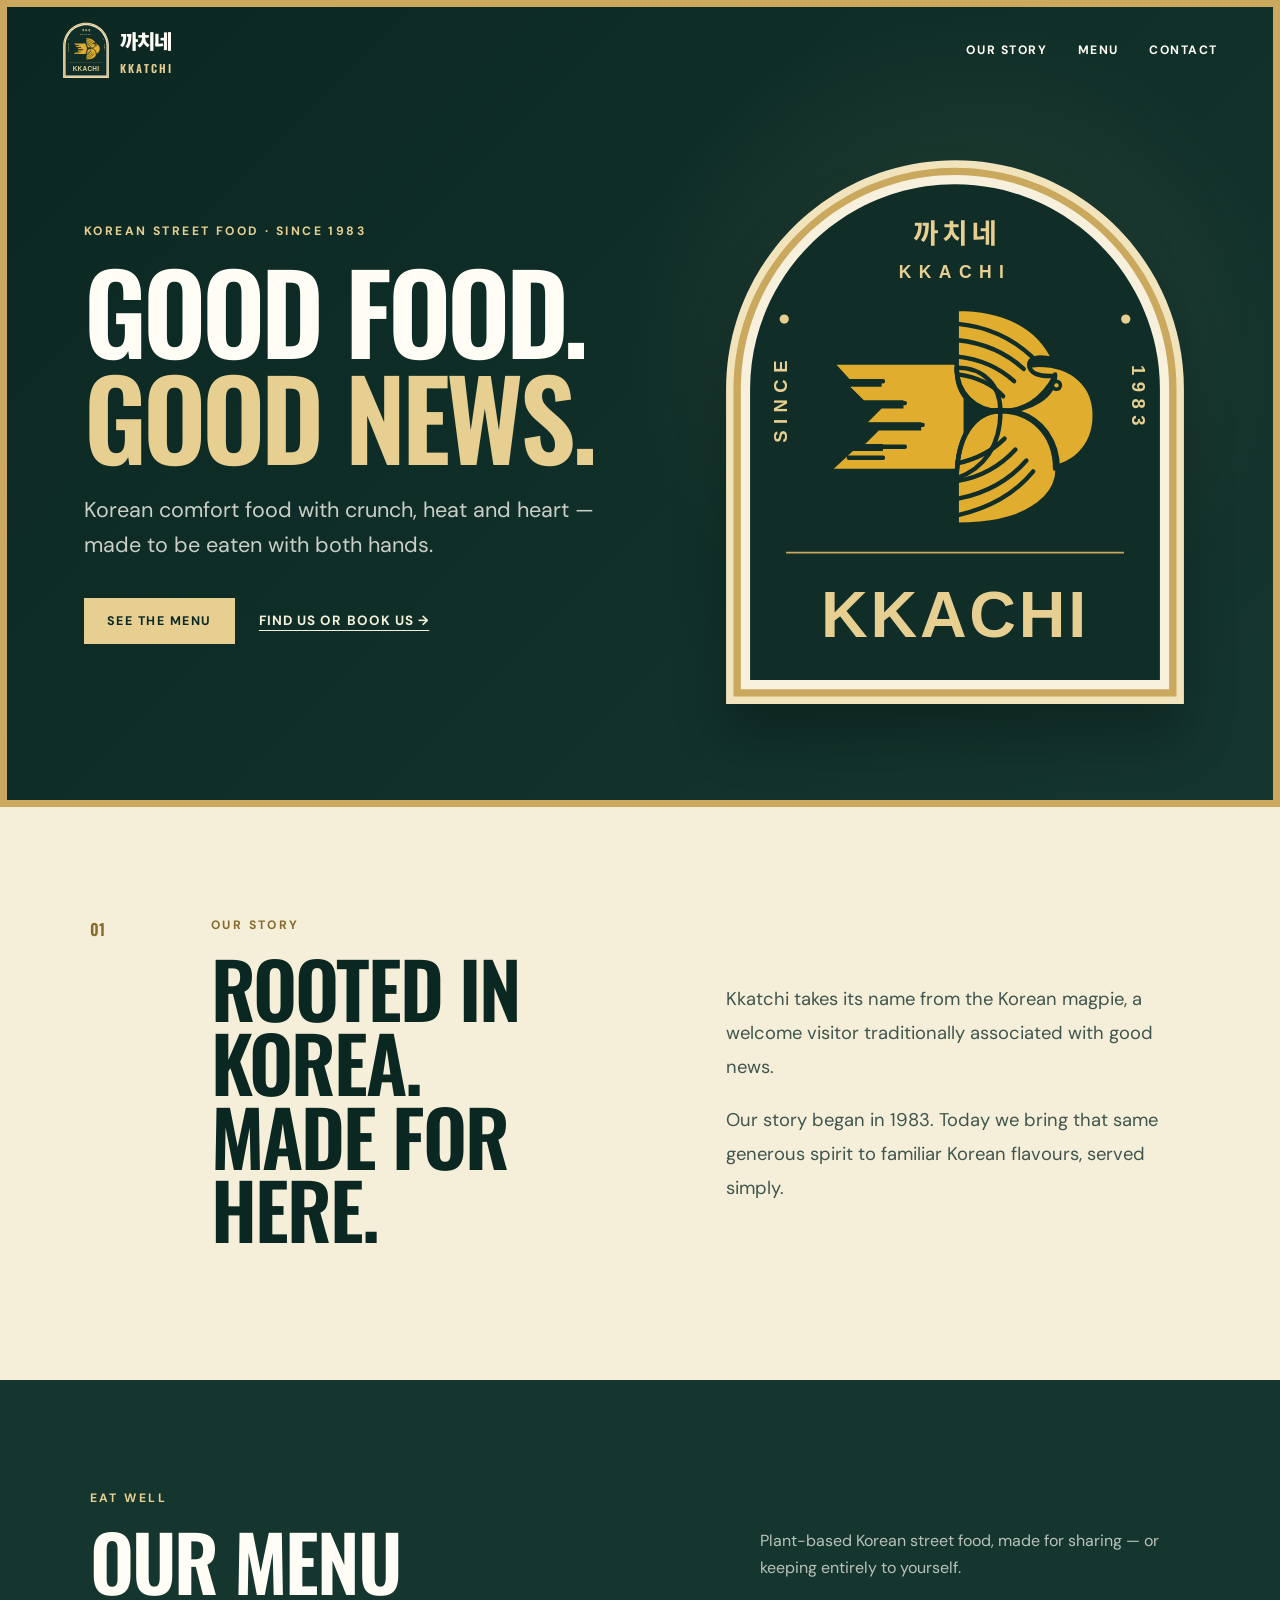
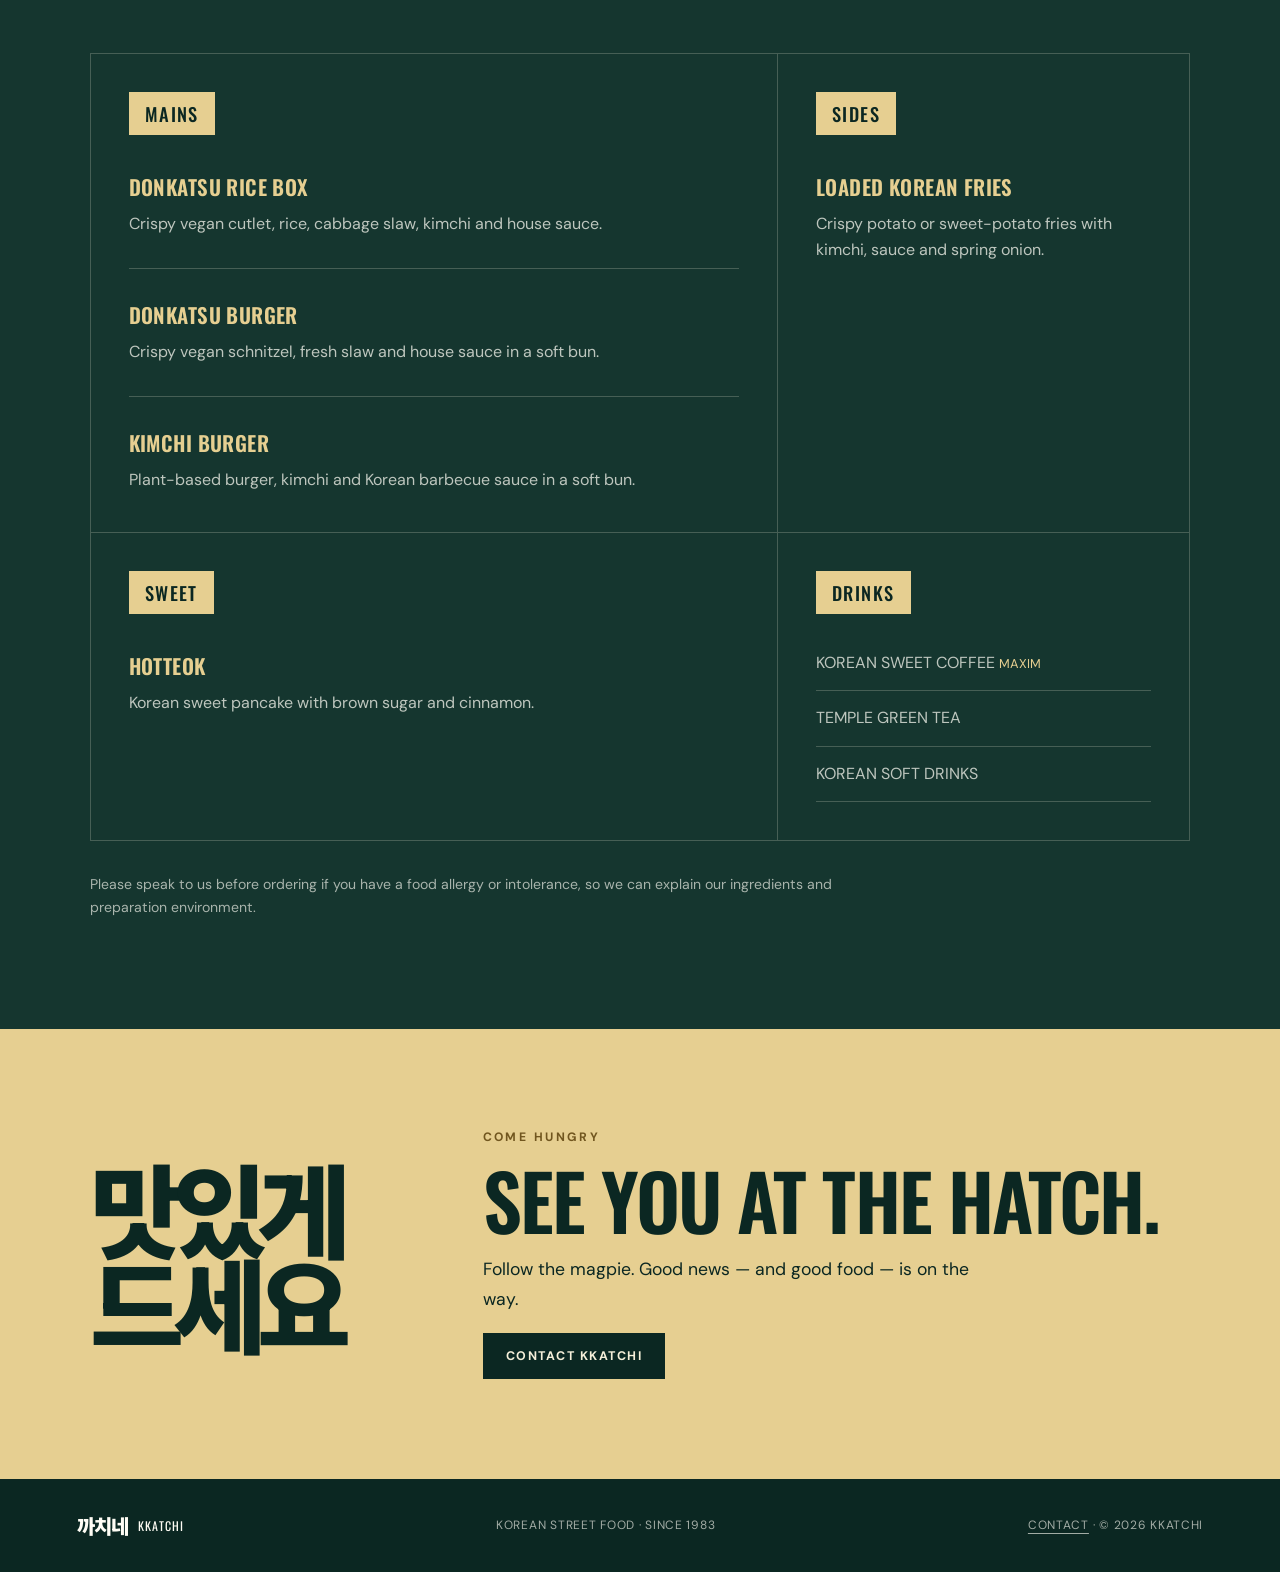
<file: index.html>
<!doctype html>
<html lang="en-GB">
<head>
  <meta charset="utf-8">
  <meta name="viewport" content="width=device-width, initial-scale=1">
  <meta name="description" content="Kkatchi Korean street food — bold plant-based flavours, generous food, since 1983.">
  <meta name="theme-color" content="#102d28">
  <title>Kkatchi | Korean Street Food Since 1983</title>
  <link rel="icon" type="image/svg+xml" href="kkatchi-mark-v4.svg">
  <link rel="stylesheet" href="styles.css">
</head>
<body>
  <a class="skip-link" href="#main">Skip to content</a>
  <header class="site-header">
    <a class="brand" href="index.html" aria-label="Kkatchi home">
      <img src="kkatchi-mark-v4.svg" alt="">
      <span><b lang="ko">까치네</b><small>KKATCHI</small></span>
    </a>
    <nav aria-label="Main navigation">
      <a href="#story">Our story</a>
      <a href="#menu">Menu</a>
      <a href="contact.html">Contact</a>
    </nav>
  </header>

  <main id="main">
    <section class="hero" id="top">
      <div class="hero-copy">
        <p class="eyebrow">Korean street food · Since 1983</p>
        <h1>Good food.<br><em>Good news.</em></h1>
        <p class="intro">Korean comfort food with crunch, heat and heart — made to be eaten with both hands.</p>
        <div class="actions">
          <a class="button" href="#menu">See the menu</a>
          <a class="text-link" href="contact.html">Find us or book us →</a>
        </div>
      </div>
      <div class="badge-wrap">
        <img class="badge" src="kkatchi-mark-v4.svg" alt="Kkachi badge: the original geometric magpie, 까치네, since 1983">
      </div>
    </section>

    <section class="story" id="story">
      <p class="section-number">01</p>
      <div>
        <p class="eyebrow">Our story</p>
        <h2>Rooted in Korea.<br>Made for here.</h2>
      </div>
      <div class="story-copy">
        <p>Kkatchi takes its name from the Korean magpie, a welcome visitor traditionally associated with good news.</p>
        <p>Our story began in 1983. Today we bring that same generous spirit to familiar Korean flavours, served simply.</p>
      </div>
    </section>

    <section class="menu" id="menu">
      <div class="menu-heading">
        <div>
          <p class="eyebrow">Eat well</p>
          <h2>Our menu</h2>
        </div>
        <p>Plant-based Korean street food, made for sharing — or keeping entirely to yourself.</p>
      </div>
      <div class="menu-grid">
        <article class="menu-group mains">
          <h3>Mains</h3>
          <div class="dish"><h4>Donkatsu Rice Box</h4><p>Crispy vegan cutlet, rice, cabbage slaw, kimchi and house sauce.</p></div>
          <div class="dish"><h4>Donkatsu Burger</h4><p>Crispy vegan schnitzel, fresh slaw and house sauce in a soft bun.</p></div>
          <div class="dish"><h4>Kimchi Burger</h4><p>Plant-based burger, kimchi and Korean barbecue sauce in a soft bun.</p></div>
        </article>
        <article class="menu-group sides">
          <h3>Sides</h3>
          <div class="dish"><h4>Loaded Korean Fries</h4><p>Crispy potato or sweet-potato fries with kimchi, sauce and spring onion.</p></div>
        </article>
        <article class="menu-group sweet">
          <h3>Sweet</h3>
          <div class="dish"><h4>Hotteok</h4><p>Korean sweet pancake with brown sugar and cinnamon.</p></div>
        </article>
        <article class="menu-group drinks">
          <h3>Drinks</h3>
          <ul>
            <li>Korean sweet coffee <span>Maxim</span></li>
            <li>Temple green tea</li>
            <li>Korean soft drinks</li>
          </ul>
        </article>
      </div>
      <p class="allergen-note">Please speak to us before ordering if you have a food allergy or intolerance, so we can explain our ingredients and preparation environment.</p>
    </section>

    <section class="closing">
      <div class="closing-mark" lang="ko">맛있게<br>드세요</div>
      <div>
        <p class="eyebrow">Come hungry</p>
        <h2>See you at the hatch.</h2>
        <p>Follow the magpie. Good news — and good food — is on the way.</p>
        <a class="button button-dark" href="contact.html">Contact Kkatchi</a>
      </div>
    </section>
  </main>

  <footer>
    <a class="footer-brand" href="index.html"><span lang="ko">까치네</span> KKATCHI</a>
    <p>Korean street food · Since 1983</p>
    <p><a href="contact.html">Contact</a> · © 2026 Kkatchi</p>
  </footer>
</body>
</html>
</file>
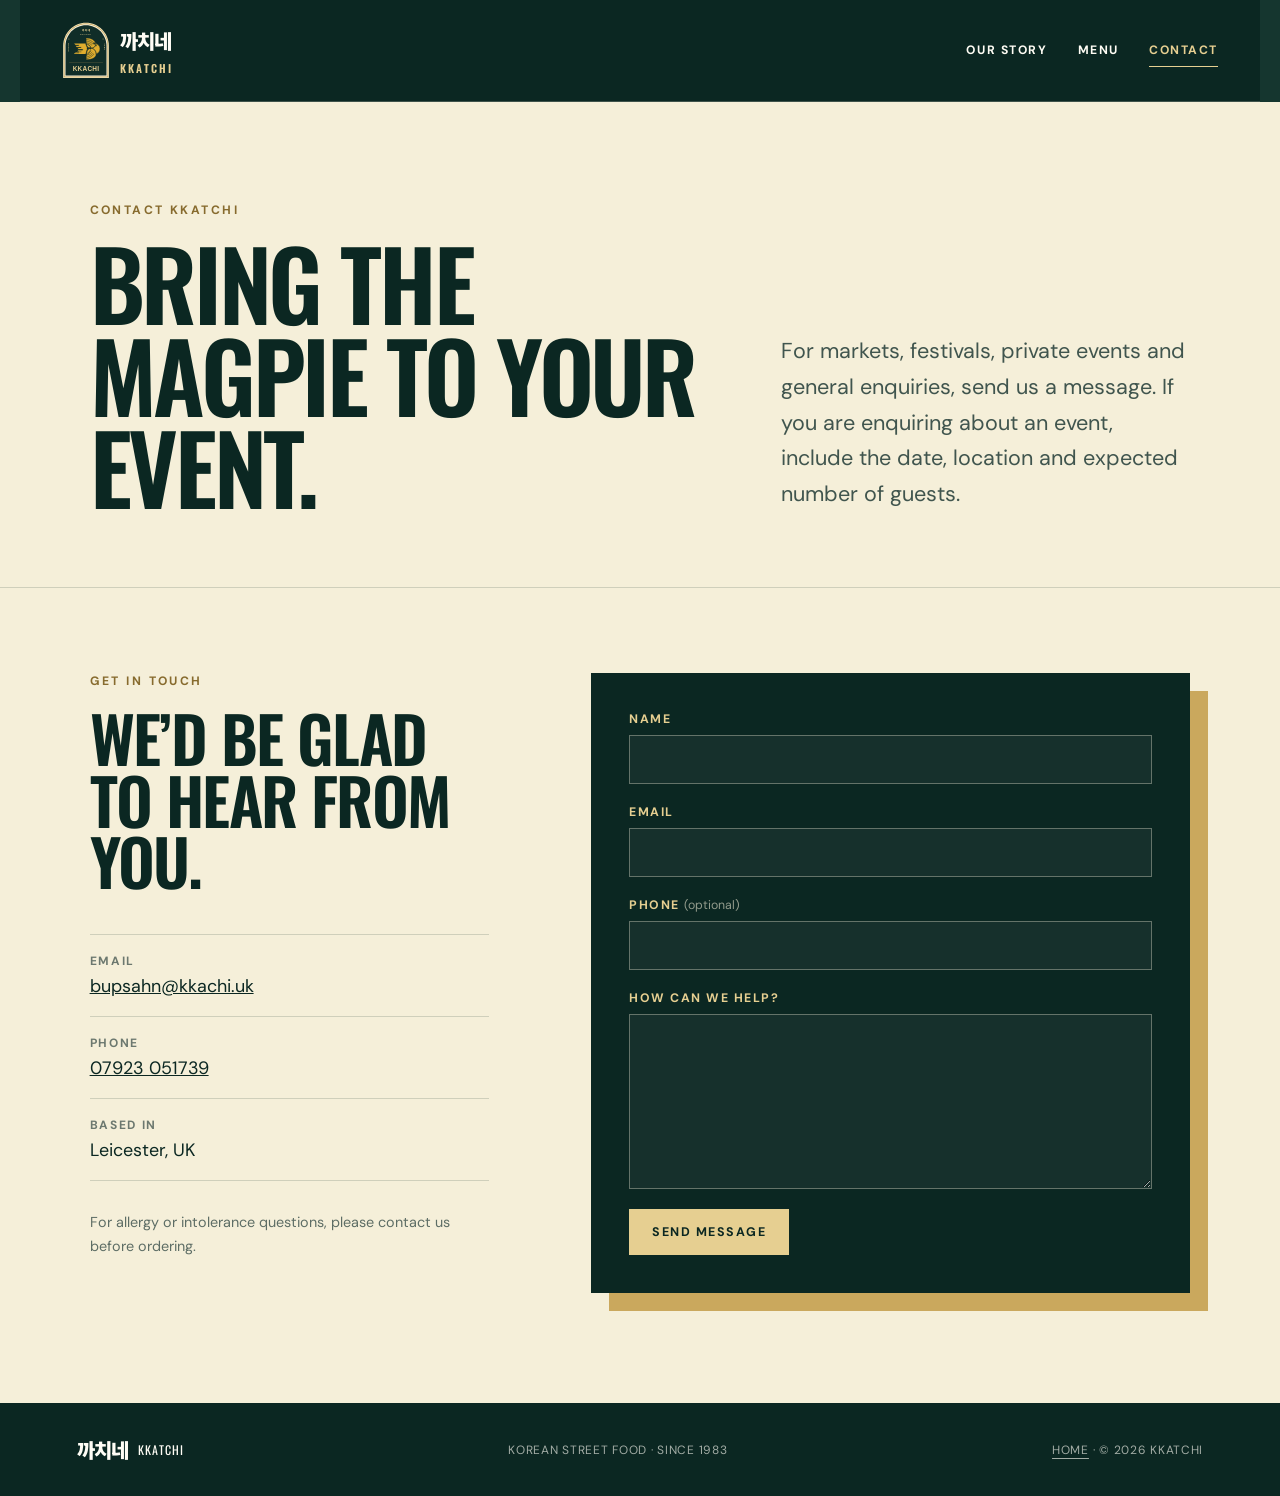
<file: contact.html>
<!doctype html>
<html lang="en-GB">
<head>
  <meta charset="utf-8">
  <meta name="viewport" content="width=device-width, initial-scale=1">
  <meta name="description" content="Contact Kkatchi about markets, festivals, private events and Korean street food in Leicester.">
  <meta name="theme-color" content="#102d28">
  <title>Contact | Kkatchi Korean Street Food</title>
  <link rel="icon" type="image/svg+xml" href="kkatchi-mark-v4.svg">
  <link rel="stylesheet" href="styles.css">
</head>
<body>
  <a class="skip-link" href="#main">Skip to content</a>
  <header class="site-header page-header">
    <a class="brand" href="index.html" aria-label="Kkatchi home">
      <img src="kkatchi-mark-v4.svg" alt="">
      <span><b lang="ko">까치네</b><small>KKATCHI</small></span>
    </a>
    <nav aria-label="Main navigation">
      <a href="index.html#story">Our story</a>
      <a href="index.html#menu">Menu</a>
      <a href="contact.html" aria-current="page">Contact</a>
    </nav>
  </header>

  <main id="main" class="contact-main">
    <section class="contact-intro">
      <div>
        <p class="eyebrow">Contact Kkatchi</p>
        <h1>Bring the magpie to your event.</h1>
      </div>
      <p class="intro">For markets, festivals, private events and general enquiries, send us a message. If you are enquiring about an event, include the date, location and expected number of guests.</p>
    </section>

    <section class="contact-grid">
      <div class="contact-details">
        <p class="eyebrow">Get in touch</p>
        <h2>We’d be glad to hear from you.</h2>
        <dl>
          <div><dt>Email</dt><dd><a href="mailto:bupsahn@kkachi.uk">bupsahn@kkachi.uk</a></dd></div>
          <div><dt>Phone</dt><dd><a href="tel:+447923051739">07923 051739</a></dd></div>
          <div><dt>Based in</dt><dd>Leicester, UK</dd></div>
        </dl>
        <p class="small-note">For allergy or intolerance questions, please contact us before ordering.</p>
      </div>

      <form class="contact-form" action="https://formspree.io/f/xqpkbvng" method="POST">
        <input type="hidden" name="_subject" value="Kkatchi website enquiry">
        <div class="field"><label for="name">Name</label><input id="name" name="name" autocomplete="name" required></div>
        <div class="field"><label for="email">Email</label><input id="email" type="email" name="email" autocomplete="email" required></div>
        <div class="field"><label for="phone">Phone <span>(optional)</span></label><input id="phone" type="tel" name="phone" autocomplete="tel"></div>
        <div class="field"><label for="message">How can we help?</label><textarea id="message" name="message" rows="7" required></textarea></div>
        <button class="button" type="submit">Send message</button>
      </form>
    </section>
  </main>

  <footer>
    <a class="footer-brand" href="index.html"><span lang="ko">까치네</span> KKATCHI</a>
    <p>Korean street food · Since 1983</p>
    <p><a href="index.html">Home</a> · © 2026 Kkatchi</p>
  </footer>
</body>
</html>
</file>
<file: styles.css>
@import url('https://fonts.googleapis.com/css2?family=DM+Sans:wght@400;500;600;700&family=Noto+Sans+KR:wght@700;900&family=Oswald:wght@500;600&display=swap');

:root {
  --ink: #15362f;
  --ink-deep: #0b2722;
  --cream: #f5efd9;
  --cream-deep: #e8d7a5;
  --gold: #caa85d;
  --gold-light: #e6cf91;
  --white: #fffdf5;
  --line: rgba(245, 239, 217, .22);
}

* { box-sizing: border-box; }
html { scroll-behavior: smooth; }
body { margin: 0; color: var(--white); background: var(--ink); font-family: "DM Sans", sans-serif; }
a { color: inherit; }
.skip-link { position: absolute; left: -9999px; top: 0; z-index: 20; padding: 12px 18px; color: var(--ink-deep); background: var(--cream); }
.skip-link:focus { left: 12px; top: 12px; }

.site-header { position: absolute; z-index: 2; inset: 0 0 auto; max-width: 1240px; margin: auto; padding: 22px 42px; display: flex; align-items: center; justify-content: space-between; }
.site-header.page-header { position: relative; border-bottom: 1px solid var(--line); background: var(--ink-deep); }
.brand, .footer-brand { display: flex; align-items: center; gap: 10px; text-decoration: none; font-family: Oswald, sans-serif; letter-spacing: .08em; }
.brand img { width: 48px; height: 57px; object-fit: contain; }
.brand > span { display: grid; line-height: 1; }
.brand b, .footer-brand span { font: 900 1.25rem "Noto Sans KR", sans-serif; letter-spacing: -.05em; }
.brand small { margin-top: 5px; color: var(--gold-light); font: 600 .69rem Oswald, sans-serif; letter-spacing: .18em; }
nav { display: flex; gap: 30px; }
nav a { padding: 8px 0; text-decoration: none; font-size: .76rem; font-weight: 700; letter-spacing: .13em; text-transform: uppercase; border-bottom: 1px solid transparent; }
nav a:hover, nav a[aria-current="page"] { color: var(--gold-light); border-color: currentColor; }

.hero { min-height: 760px; padding: 145px max(6vw, 42px) 85px; display: grid; grid-template-columns: 1.08fr .92fr; align-items: center; gap: 5vw; overflow: hidden; background: radial-gradient(circle at 75% 42%, rgba(230,207,145,.1), transparent 31%), linear-gradient(135deg, var(--ink-deep), var(--ink)); border: 7px solid var(--gold); }
.hero-copy { max-width: 690px; }
.eyebrow { margin: 0 0 18px; color: var(--gold-light); font-size: .76rem; font-weight: 700; letter-spacing: .2em; text-transform: uppercase; }
h1, h2, h3, h4, p { margin-top: 0; }
h1, h2 { margin-bottom: 24px; font-family: Oswald, sans-serif; font-weight: 600; text-transform: uppercase; line-height: .96; }
h1 { font-size: clamp(4.2rem, 8.6vw, 8.4rem); letter-spacing: -.035em; }
h1 em { color: var(--gold-light); font-style: normal; }
h2 { font-size: clamp(3rem, 6vw, 5.8rem); letter-spacing: -.025em; }
.intro { max-width: 560px; margin-bottom: 34px; color: rgba(255,253,245,.78); font-size: clamp(1.05rem, 1.8vw, 1.35rem); line-height: 1.65; }
.actions { display: flex; align-items: center; gap: 24px; flex-wrap: wrap; }
.button { display: inline-block; border: 0; padding: 15px 23px; color: var(--ink-deep); background: var(--gold-light); text-decoration: none; text-transform: uppercase; font: 700 .78rem "DM Sans", sans-serif; letter-spacing: .12em; cursor: pointer; transition: transform .2s ease, background .2s ease; }
.button:hover { background: var(--cream); transform: translateY(-2px); }
.button-dark { color: var(--cream); background: var(--ink-deep); }
.button-dark:hover { color: var(--ink-deep); background: var(--white); }
.text-link { color: var(--cream); font-size: .84rem; font-weight: 700; letter-spacing: .08em; text-transform: uppercase; text-underline-offset: 5px; }
.badge-wrap { width: min(100%, 480px); justify-self: center; filter: drop-shadow(0 35px 25px rgba(0,0,0,.24)); }
.badge { display: block; width: 100%; }

.story { padding: 110px max(7vw, 42px); display: grid; grid-template-columns: 70px 1fr 1fr; gap: 4vw; color: var(--ink-deep); background: var(--cream); }
.story .eyebrow, .section-number { color: #876b2e; }
.section-number { font: 600 1rem Oswald, sans-serif; }
.story-copy { align-self: center; max-width: 560px; color: #40554e; font-size: 1.15rem; line-height: 1.85; }
.story-copy p:last-child { margin-bottom: 0; }

.menu { padding: 110px max(7vw, 42px); }
.menu-heading { display: flex; justify-content: space-between; align-items: end; gap: 50px; margin-bottom: 55px; }
.menu-heading h2 { margin: 0; }
.menu-heading > p { max-width: 430px; color: rgba(255,253,245,.7); line-height: 1.7; }
.menu-grid { display: grid; grid-template-columns: 1.25fr .75fr; border-top: 1px solid var(--line); border-left: 1px solid var(--line); }
.menu-group { padding: 38px; border-right: 1px solid var(--line); border-bottom: 1px solid var(--line); }
.menu-group h3 { display: inline-block; margin-bottom: 36px; padding: 8px 16px; color: var(--ink-deep); background: var(--gold-light); font: 500 1.15rem Oswald, sans-serif; letter-spacing: .08em; text-transform: uppercase; }
.dish + .dish { margin-top: 31px; padding-top: 30px; border-top: 1px solid var(--line); }
.dish h4 { margin-bottom: 9px; color: var(--gold-light); font: 600 1.3rem Oswald, sans-serif; letter-spacing: .02em; text-transform: uppercase; }
.dish p, .drinks li { margin-bottom: 0; color: rgba(255,253,245,.72); line-height: 1.65; }
.drinks ul { list-style: none; margin: 0; padding: 0; }
.drinks li { padding: 14px 0; border-bottom: 1px solid var(--line); text-transform: uppercase; }
.drinks li:first-child { padding-top: 0; }
.drinks span { color: var(--gold-light); font-size: .8rem; }
.allergen-note { max-width: 780px; margin: 32px 0 0; color: rgba(255,253,245,.63); font-size: .88rem; line-height: 1.65; }

.closing { padding: 100px max(7vw, 42px); display: grid; grid-template-columns: minmax(180px, .6fr) 1.4fr; align-items: center; gap: 7vw; color: var(--ink-deep); background: var(--gold-light); }
.closing-mark { font: 900 clamp(3.4rem, 8vw, 7.5rem)/.93 "Noto Sans KR", sans-serif; letter-spacing: -.1em; }
.closing .eyebrow { color: #71561f; }
.closing h2 { margin-bottom: 18px; }
.closing p:not(.eyebrow) { max-width: 500px; font-size: 1.1rem; line-height: 1.7; }

.contact-main { background: var(--cream); color: var(--ink-deep); }
.contact-intro { padding: 100px max(7vw, 42px) 75px; display: grid; grid-template-columns: 1.2fr .8fr; gap: 6vw; align-items: end; border-bottom: 1px solid rgba(11,39,34,.16); }
.contact-intro .eyebrow, .contact-grid .eyebrow { color: #876b2e; }
.contact-intro h1 { max-width: 900px; margin-bottom: 0; font-size: clamp(3.7rem, 7.5vw, 7rem); }
.contact-intro .intro { margin: 0; color: #40554e; }
.contact-grid { padding: 85px max(7vw, 42px) 110px; display: grid; grid-template-columns: .8fr 1.2fr; gap: 8vw; align-items: start; }
.contact-details h2 { font-size: clamp(2.6rem, 5vw, 4.5rem); }
.contact-details dl { margin: 42px 0 30px; }
.contact-details dl div { padding: 18px 0; border-top: 1px solid rgba(11,39,34,.16); }
.contact-details dl div:last-child { border-bottom: 1px solid rgba(11,39,34,.16); }
.contact-details dt { margin-bottom: 5px; color: #6c786f; font-size: .75rem; font-weight: 700; letter-spacing: .14em; text-transform: uppercase; }
.contact-details dd { margin: 0; font-size: 1.12rem; }
.small-note { color: #5d6d65; font-size: .9rem; line-height: 1.65; }
.contact-form { padding: 38px; color: var(--cream); background: var(--ink-deep); box-shadow: 18px 18px 0 var(--gold); }
.field { display: grid; gap: 8px; margin-bottom: 20px; }
.field label { color: var(--gold-light); font-size: .77rem; font-weight: 700; letter-spacing: .12em; text-transform: uppercase; }
.field label span { color: rgba(245,239,217,.58); font-weight: 400; text-transform: none; letter-spacing: 0; }
.field input, .field textarea { width: 100%; border: 1px solid rgba(245,239,217,.35); border-radius: 0; padding: 13px 14px; color: var(--cream); background: rgba(255,255,255,.045); font: inherit; }
.field textarea { resize: vertical; }
.field input:focus, .field textarea:focus { outline: 3px solid rgba(230,207,145,.25); border-color: var(--gold-light); }

footer { padding: 32px max(6vw, 42px); display: flex; justify-content: space-between; align-items: center; gap: 24px; background: var(--ink-deep); color: rgba(255,253,245,.62); font-size: .75rem; letter-spacing: .06em; text-transform: uppercase; }
footer p { margin: 0; }
footer a { text-underline-offset: 4px; }
.footer-brand { color: var(--white); text-decoration: none; }

@media (max-width: 780px) {
  .site-header { padding: 18px 25px; }
  nav { gap: 16px; }
  nav a { font-size: .68rem; }
  nav a:first-child { display: none; }
  .brand img { width: 40px; height: 48px; }
  .hero { min-height: auto; padding: 125px 25px 65px; grid-template-columns: 1fr; border-width: 5px; }
  h1 { font-size: clamp(3.8rem, 18vw, 6rem); }
  .badge-wrap { width: min(88%, 390px); margin-top: 20px; }
  .story { padding: 80px 25px; grid-template-columns: 42px 1fr; }
  .story-copy { grid-column: 2; }
  .menu { padding: 80px 25px; }
  .menu-heading { display: block; }
  .menu-heading > p { margin-top: 25px; }
  .menu-grid { grid-template-columns: 1fr; }
  .menu-group { padding: 30px 25px; }
  .closing { padding: 75px 25px; grid-template-columns: 1fr; }
  .closing-mark { font-size: 4.8rem; }
  .contact-intro, .contact-grid { padding-left: 25px; padding-right: 25px; grid-template-columns: 1fr; }
  .contact-intro { padding-top: 70px; }
  .contact-grid { gap: 50px; }
  .contact-form { padding: 28px 22px; box-shadow: 9px 9px 0 var(--gold); }
  footer { padding: 30px 25px; align-items: flex-start; flex-direction: column; }
}

@media (prefers-reduced-motion: reduce) {
  html { scroll-behavior: auto; }
  .button { transition: none; }
}
</file>
